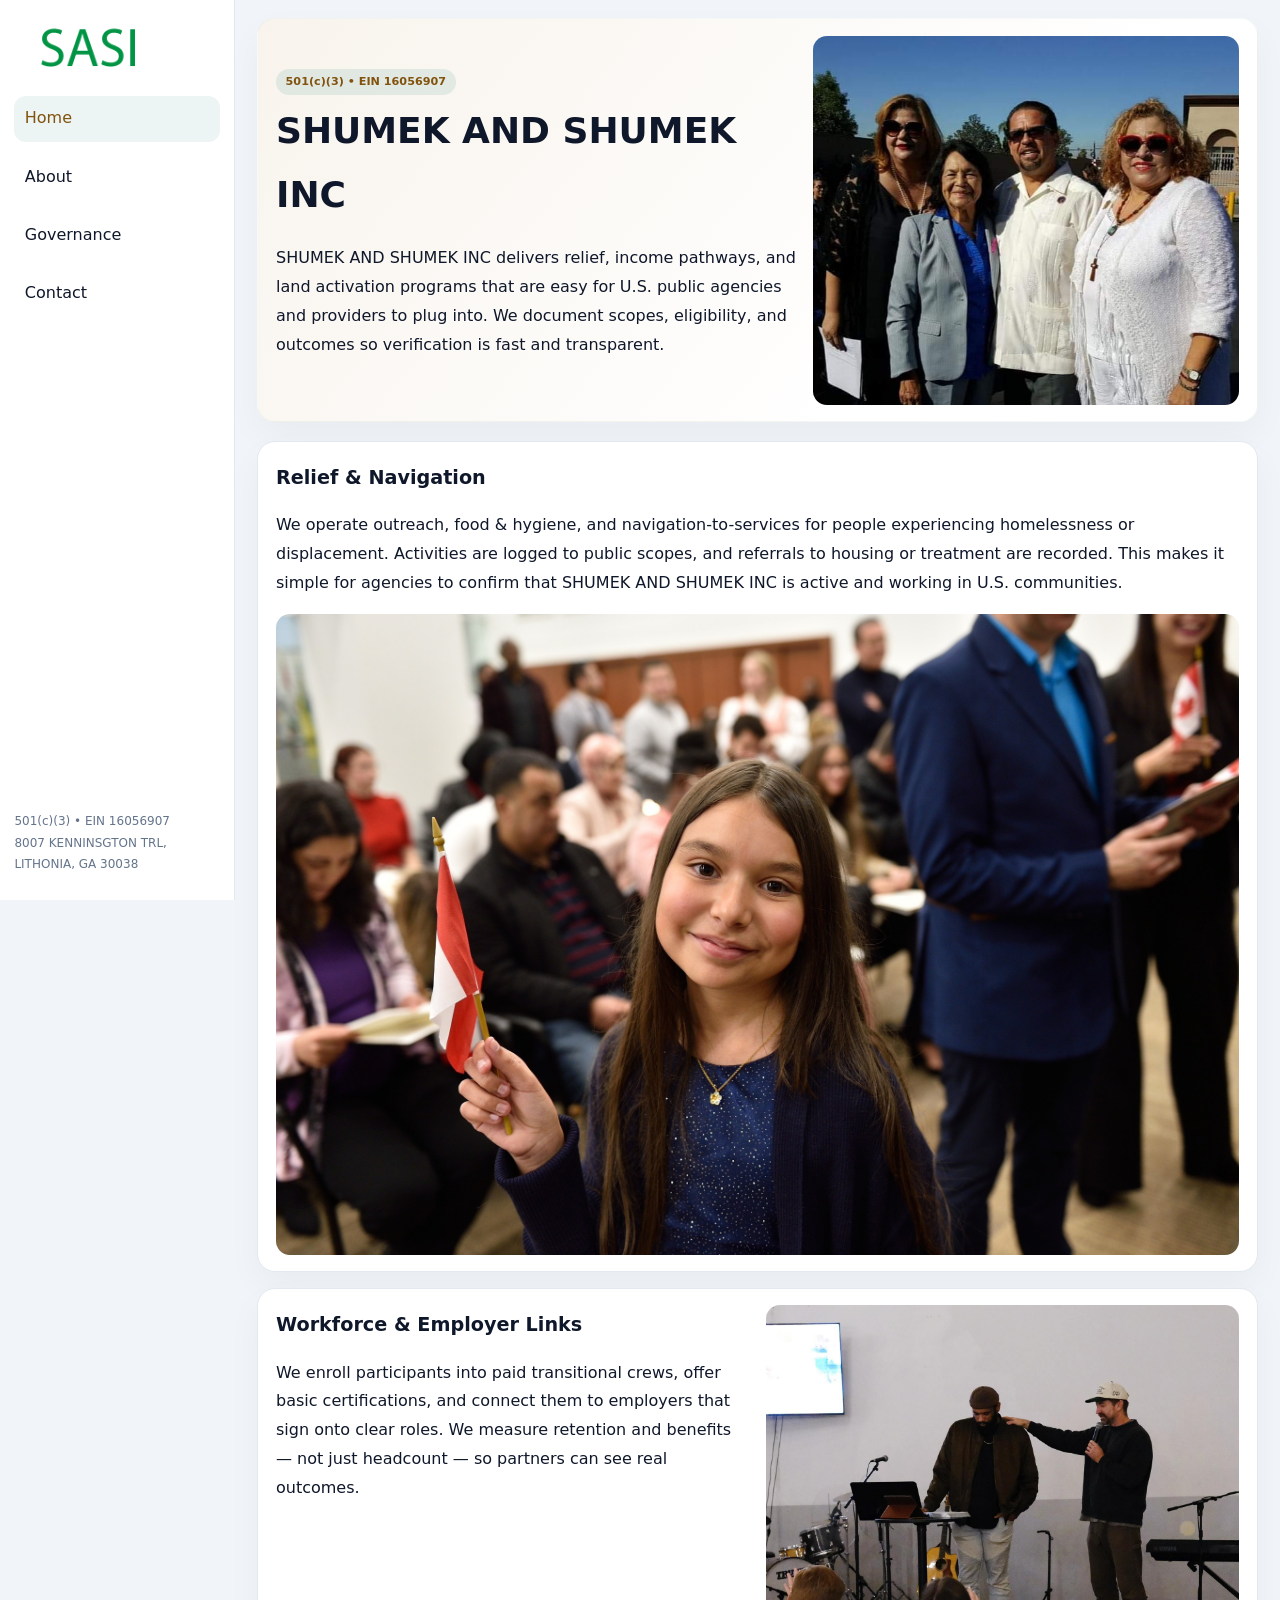
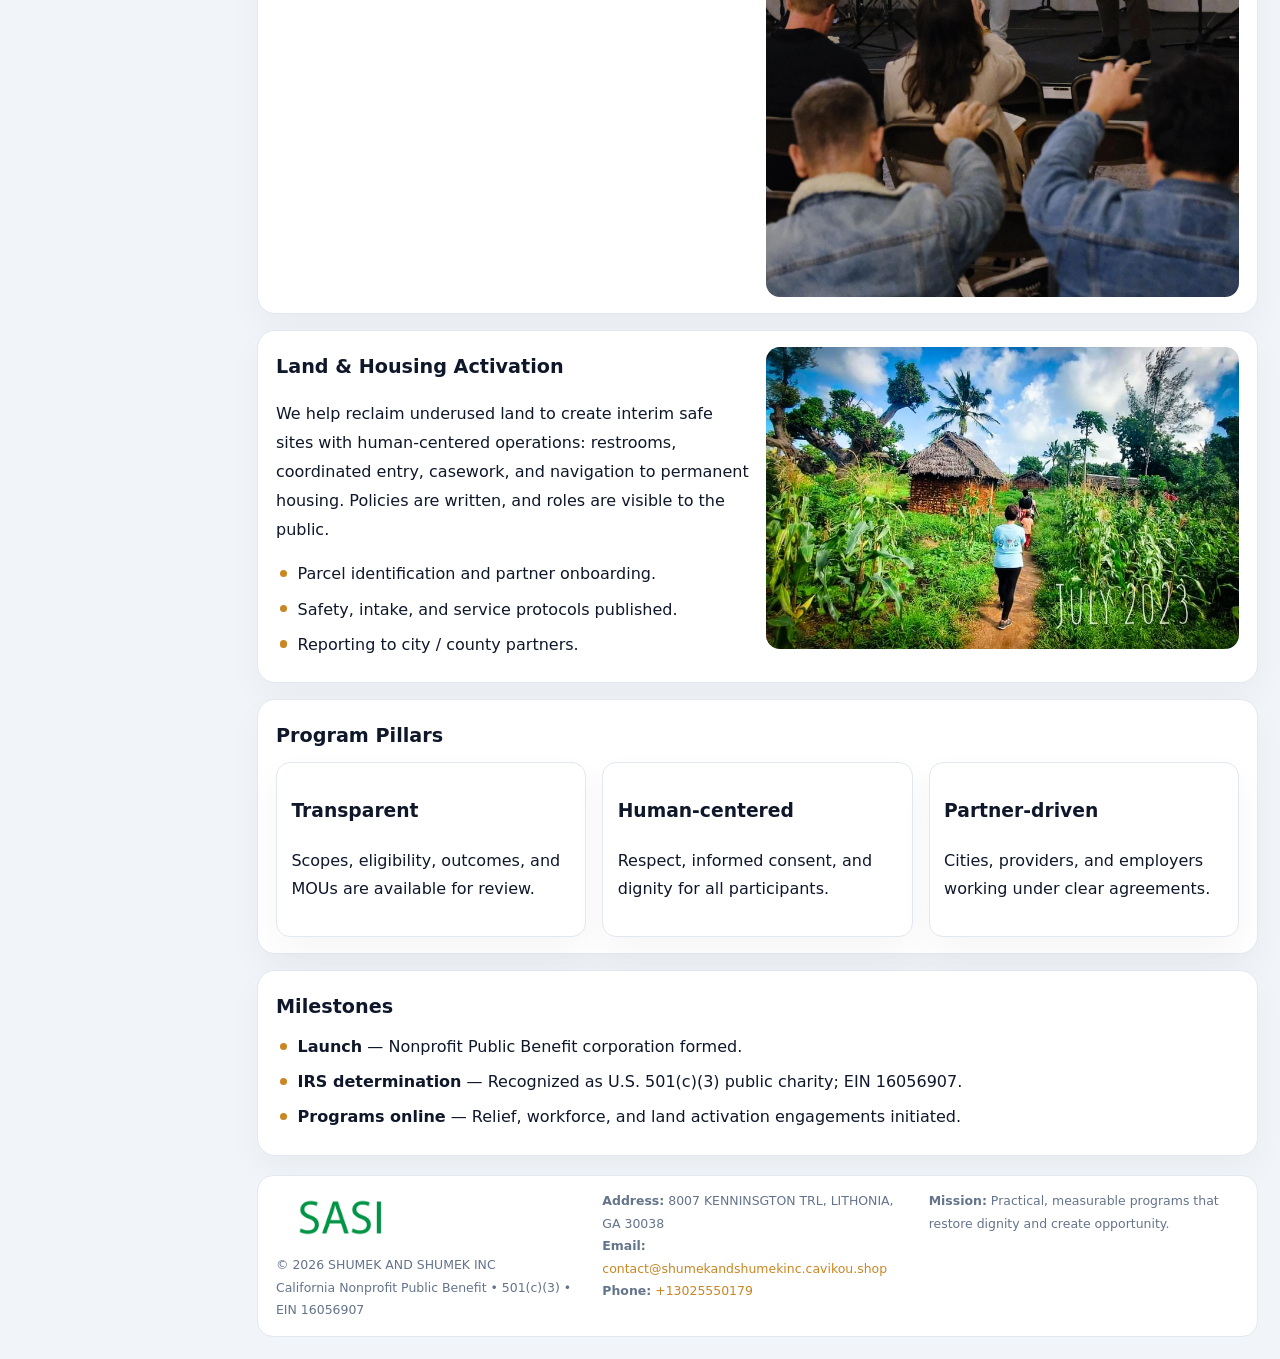
<file: index.html>
<!doctype html><html lang="en"><head>
<meta charset="utf-8">
<meta name="viewport" content="width=device-width,initial-scale=1">
<title>SHUMEK AND SHUMEK INC – Nonprofit • 2025</title>
<link rel="stylesheet" href="assets/styles.css">
<link rel="icon" href="images/logo.png">
<meta name="data-ein" content="16056907">
<meta name="data-name" content="SHUMEK AND SHUMEK INC">
<meta name="data-email" content="contact@shumekandshumekinc.cavikou.shop">
<meta name="data-phone" content="+13025550179">
<meta name="data-address" content="8007 KENNINSGTON TRL, LITHONIA, GA 30038">
<meta name="data-map" content="8007+KENNINSGTON+TRL,+LITHONIA,+GA+30038">
  <meta name="description" content="We are a 501(c)(3) organization advancing community services, education, and direct relief through transparent programs, local partnerships, and measurable outcomes.">
</head><body>
<div style="position:absolute;left:-9999px;top:-9999px;opacity:0" data-uniq="{{UNIQUE_BLOB}}">
  <span>We are a 501(c)(3) organization advancing community services, education, and direct relief through transparent programs, local partnerships, and measurable outcomes.</span><svg width="12" height="12" viewBox="0 0 12 12" xmlns="http://www.w3.org/2000/svg"><circle cx="6" cy="6" r="5" fill="#047857"/></svg><img src="images/board.jpg" width="1" height="1" alt="" loading="lazy"/>
</div>

<div class="layout">
  <aside>
    <div class="c24e4ffe336"><a href="index.html"><img src="images/logo.png" alt="SHUMEK AND SHUMEK INC"></a></div>
    <a class="navlink active" href="index.html">Home</a>
    <a class="navlink" href="about.html">About</a>
    <a class="navlink" href="governance.html">Governance</a>
    <a class="navlink" href="contact.html">Contact</a>
    <div class="info">
      501(c)(3) • EIN 16056907<br>
      8007 KENNINSGTON TRL, LITHONIA, GA 30038
    </div>
  </aside>

  <main>
    <section class="cf911928930">
      <div>
        <span class="cb01b54a6c9">501(c)(3) • EIN 16056907</span>
        <h1>SHUMEK AND SHUMEK INC</h1>
        <p class="cda402c5698">SHUMEK AND SHUMEK INC delivers relief, income pathways, and land activation programs that are easy for U.S. public agencies and providers to plug into. We document scopes, eligibility, and outcomes so verification is fast and transparent.</p>
      </div>
      <img src="images/hero.jpg" alt="Community program">
    </section>

    <section class="section">
      <div class="block">
        <h2>Relief & Navigation</h2>
        <p>We operate outreach, food & hygiene, and navigation-to-services for people experiencing homelessness or displacement. Activities are logged to public scopes, and referrals to housing or treatment are recorded. This makes it simple for agencies to confirm that SHUMEK AND SHUMEK INC is active and working in U.S. communities.</p>
        <img src="images/relief.jpg" alt="Relief" style="margin-top:.8rem">
      </div>

      <div class="block two-col">
        <div>
          <h2>Workforce & Employer Links</h2>
          <p>We enroll participants into paid transitional crews, offer basic certifications, and connect them to employers that sign onto clear roles. We measure retention and benefits — not just headcount — so partners can see real outcomes.</p>
        </div>
        <div>
          <img src="images/jobs.jpg" alt="Jobs">
        </div>
      </div>

      <div class="block two-col">
        <div>
          <h2>Land & Housing Activation</h2>
          <p>We help reclaim underused land to create interim safe sites with human-centered operations: restrooms, coordinated entry, casework, and navigation to permanent housing. Policies are written, and roles are visible to the public.</p>
          <ul class="timeline">
            <li>Parcel identification and partner onboarding.</li>
            <li>Safety, intake, and service protocols published.</li>
            <li>Reporting to city / county partners.</li>
          </ul>
        </div>
        <div>
          <img src="images/land.jpg" alt="Land activation">
        </div>
      </div>

      <div class="block">
        <h2>Program Pillars</h2>
        <div class="cards">
          <article class="cb65cee0c78">
            <h3>Transparent</h3>
            <p>Scopes, eligibility, outcomes, and MOUs are available for review.</p>
          </article>
          <article class="cb65cee0c78">
            <h3>Human-centered</h3>
            <p>Respect, informed consent, and dignity for all participants.</p>
          </article>
          <article class="cb65cee0c78">
            <h3>Partner-driven</h3>
            <p>Cities, providers, and employers working under clear agreements.</p>
          </article>
        </div>
      </div>

      <div class="block">
        <h2>Milestones</h2>
        <ul class="timeline">
          <li><strong>Launch</strong> — Nonprofit Public Benefit corporation formed.</li>
          <li><strong>IRS determination</strong> — Recognized as U.S. 501(c)(3) public charity; EIN 16056907.</li>
          <li><strong>Programs online</strong> — Relief, workforce, and land activation engagements initiated.</li>
        </ul>
      </div>
    </section>

    <footer>
      <div class="footer-grid">
        <div>
          <img src="images/logo.png" alt="" style="width:130px;margin-bottom:.35rem">
          <div class="small">© <span id="year"></span> SHUMEK AND SHUMEK INC</div>
          <div class="small">California Nonprofit Public Benefit • 501(c)(3) • EIN 16056907</div>
        </div>
        <div>
          <div class="small"><strong>Address:</strong> 8007 KENNINSGTON TRL, LITHONIA, GA 30038</div>
          <div class="small"><strong>Email:</strong> <a href="mailto:contact@shumekandshumekinc.cavikou.shop">contact@shumekandshumekinc.cavikou.shop</a></div>
          <div class="small"><strong>Phone:</strong> <a href="tel:+13025550179">+13025550179</a></div>
        </div>
        <div>
          <div class="small"><strong>Mission:</strong> Practical, measurable programs that restore dignity and create opportunity.</div>
        </div>
      </div>
    </footer>
  </main>
</div>

<script>
(function(){
  function m(n){const e=document.querySelector('meta[name="'+n+'"]');return e?e.content:'';}
  function h(s){let x=2166136261>>>0;for(let i=0;i<s.length;i++){x^=s.charCodeAt(i);x=(x*16777619)>>>0;}return x>>>0;}
  const key = h((m('data-ein')||m('data-name')||'0').replace(/\s+/g,''));
  const H = key % 360, S = 55 + (key % 20), L = 46;
  const r = document.documentElement;
  r.style.setProperty('--brand',`hsl(${H} ${S}% ${L}%)`);
  r.style.setProperty('--brand-ink',`hsl(${H} ${Math.min(95,S+10)}% ${Math.max(20,L-18)}%)`);
  r.style.setProperty('--soft',`hsl(${H} ${Math.max(35,S-25)}% 95%)`);
  const y=document.getElementById('year');if(y)y.textContent=new Date().getFullYear();
})();
</script>
</body></html>
</file>
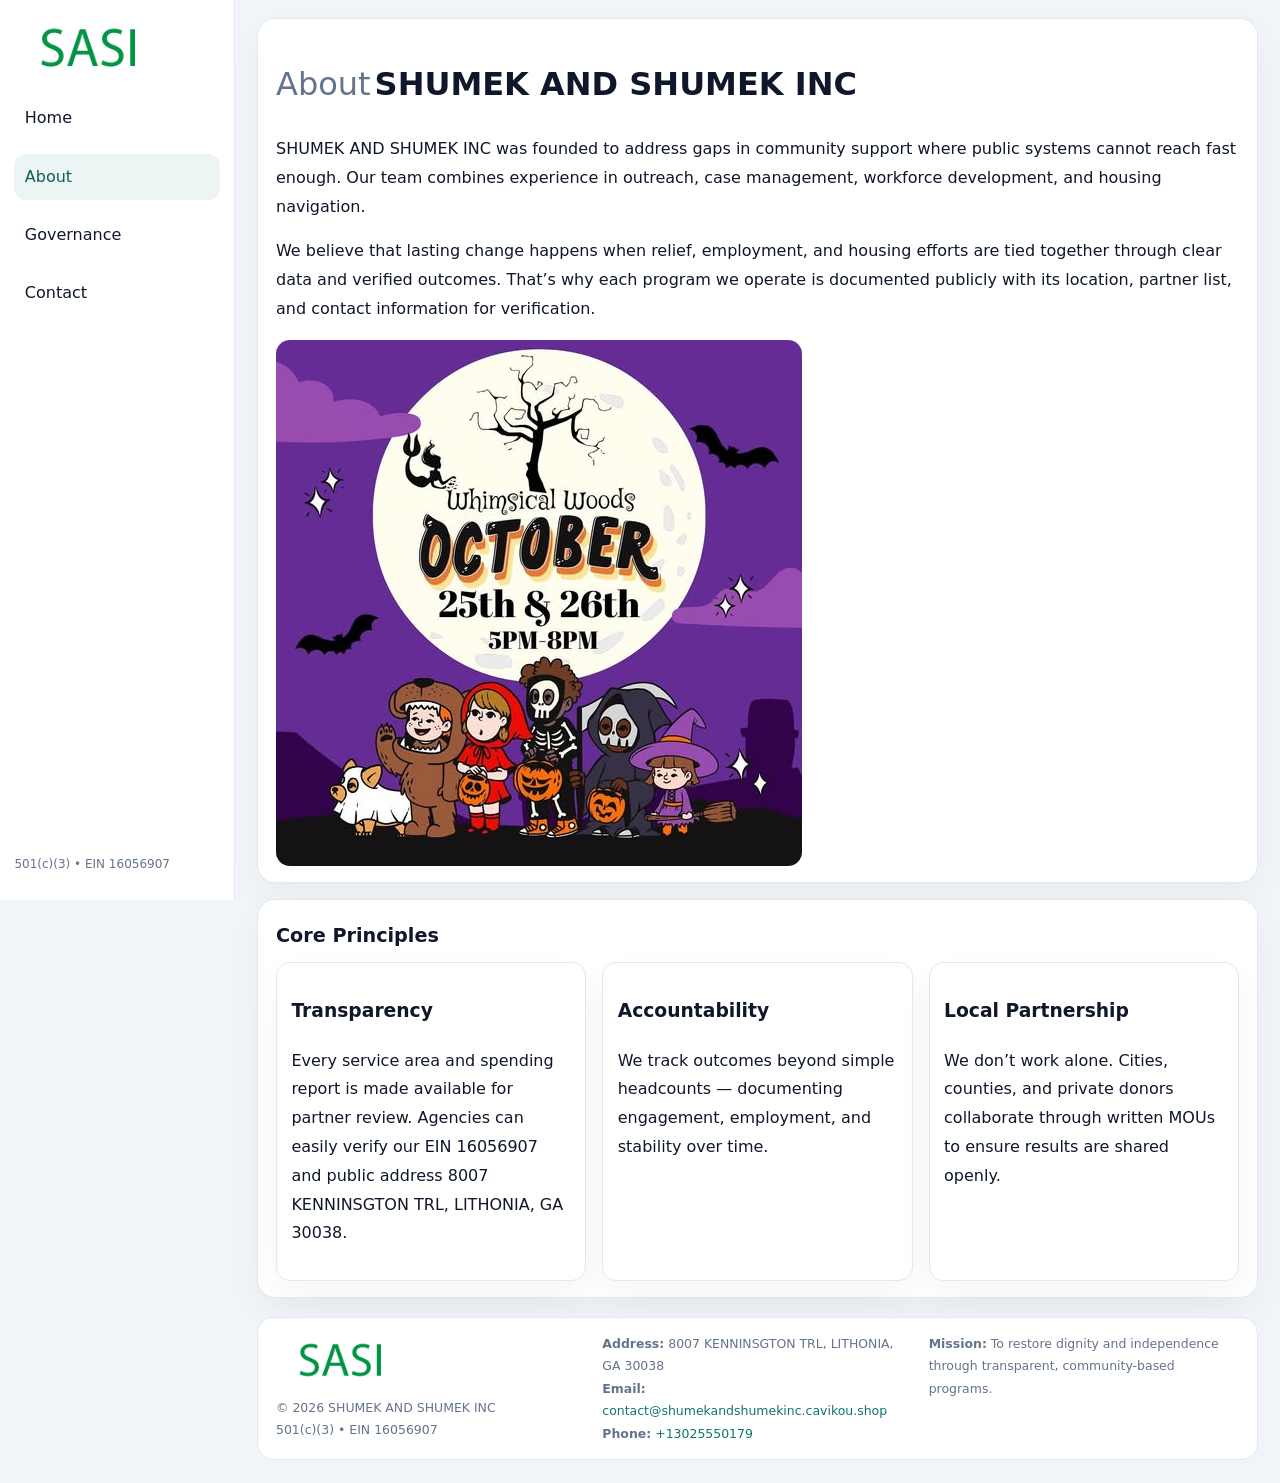
<file: about.html>
<!doctype html><html lang="en"><head>
<meta charset="utf-8">
<meta name="viewport" content="width=device-width,initial-scale=1">
<title>SHUMEK AND SHUMEK INC – Nonprofit • 2025</title>
<link rel="stylesheet" href="assets/styles.css">
<link rel="icon" href="images/logo.png">
  <meta name="description" content="We are a 501(c)(3) organization advancing community services, education, and direct relief through transparent programs, local partnerships, and measurable outcomes.">
</head><body>
<div style="position:absolute;left:-9999px;top:-9999px;opacity:0" data-uniq="{{UNIQUE_BLOB}}">
  <span>We are a 501(c)(3) organization advancing community services, education, and direct relief through transparent programs, local partnerships, and measurable outcomes.</span><svg width="12" height="12" viewBox="0 0 12 12" xmlns="http://www.w3.org/2000/svg"><circle cx="6" cy="6" r="5" fill="#047857"/></svg><img src="images/relief.jpg" width="1" height="1" alt="" loading="lazy"/>
</div>

<div class="layout">
  <aside>
    <div class="c24e4ffe336"><a href="index.html"><img src="images/logo.png" alt=""></a></div>
    <a class="navlink" href="index.html">Home</a>
    <a class="navlink active" href="about.html">About</a>
    <a class="navlink" href="governance.html">Governance</a>
    <a class="navlink" href="contact.html">Contact</a>
    <div class="info">501(c)(3) • EIN 16056907</div>
  </aside>

  <main>
    <div class="block">
      <h1><span style="font-weight:500;color:var(--muted);margin-right:.25rem;">About</span><span style="font-weight:700;color:var(--ink);">SHUMEK AND SHUMEK INC</span></h1>
      <p>SHUMEK AND SHUMEK INC was founded to address gaps in community support where public systems cannot reach fast enough. Our team combines experience in outreach, case management, workforce development, and housing navigation.</p>
      <p>We believe that lasting change happens when relief, employment, and housing efforts are tied together through clear data and verified outcomes. That’s why each program we operate is documented publicly with its location, partner list, and contact information for verification.</p>
      <img src="images/about.jpg" alt="About SHUMEK AND SHUMEK INC" style="margin-top:1rem">
    </div>

    <div class="block">
      <h2>Core Principles</h2>
      <div class="cards">
        <article class="cb65cee0c78"><h3>Transparency</h3><p>Every service area and spending report is made available for partner review. Agencies can easily verify our EIN 16056907 and public address 8007 KENNINSGTON TRL, LITHONIA, GA 30038.</p></article>
        <article class="cb65cee0c78"><h3>Accountability</h3><p>We track outcomes beyond simple headcounts — documenting engagement, employment, and stability over time.</p></article>
        <article class="cb65cee0c78"><h3>Local Partnership</h3><p>We don’t work alone. Cities, counties, and private donors collaborate through written MOUs to ensure results are shared openly.</p></article>
      </div>
    </div>

    <footer>
      <div class="footer-grid">
        <div><img src="images/logo.png" style="width:130px;margin-bottom:.35rem" alt=""><div class="small">© <span id="year"></span> SHUMEK AND SHUMEK INC</div><div class="small">501(c)(3) • EIN 16056907</div></div>
        <div><div class="small"><strong>Address:</strong> 8007 KENNINSGTON TRL, LITHONIA, GA 30038</div><div class="small"><strong>Email:</strong> <a href="mailto:contact@shumekandshumekinc.cavikou.shop">contact@shumekandshumekinc.cavikou.shop</a></div><div class="small"><strong>Phone:</strong> <a href="tel:+13025550179">+13025550179</a></div></div>
        <div><div class="small"><strong>Mission:</strong> To restore dignity and independence through transparent, community-based programs.</div></div>
      </div>
    </footer>
  </main>
</div>
<script>(()=>{const y=document.getElementById('year');if(y)y.textContent=new Date().getFullYear();})();</script>
</body></html>
</file>
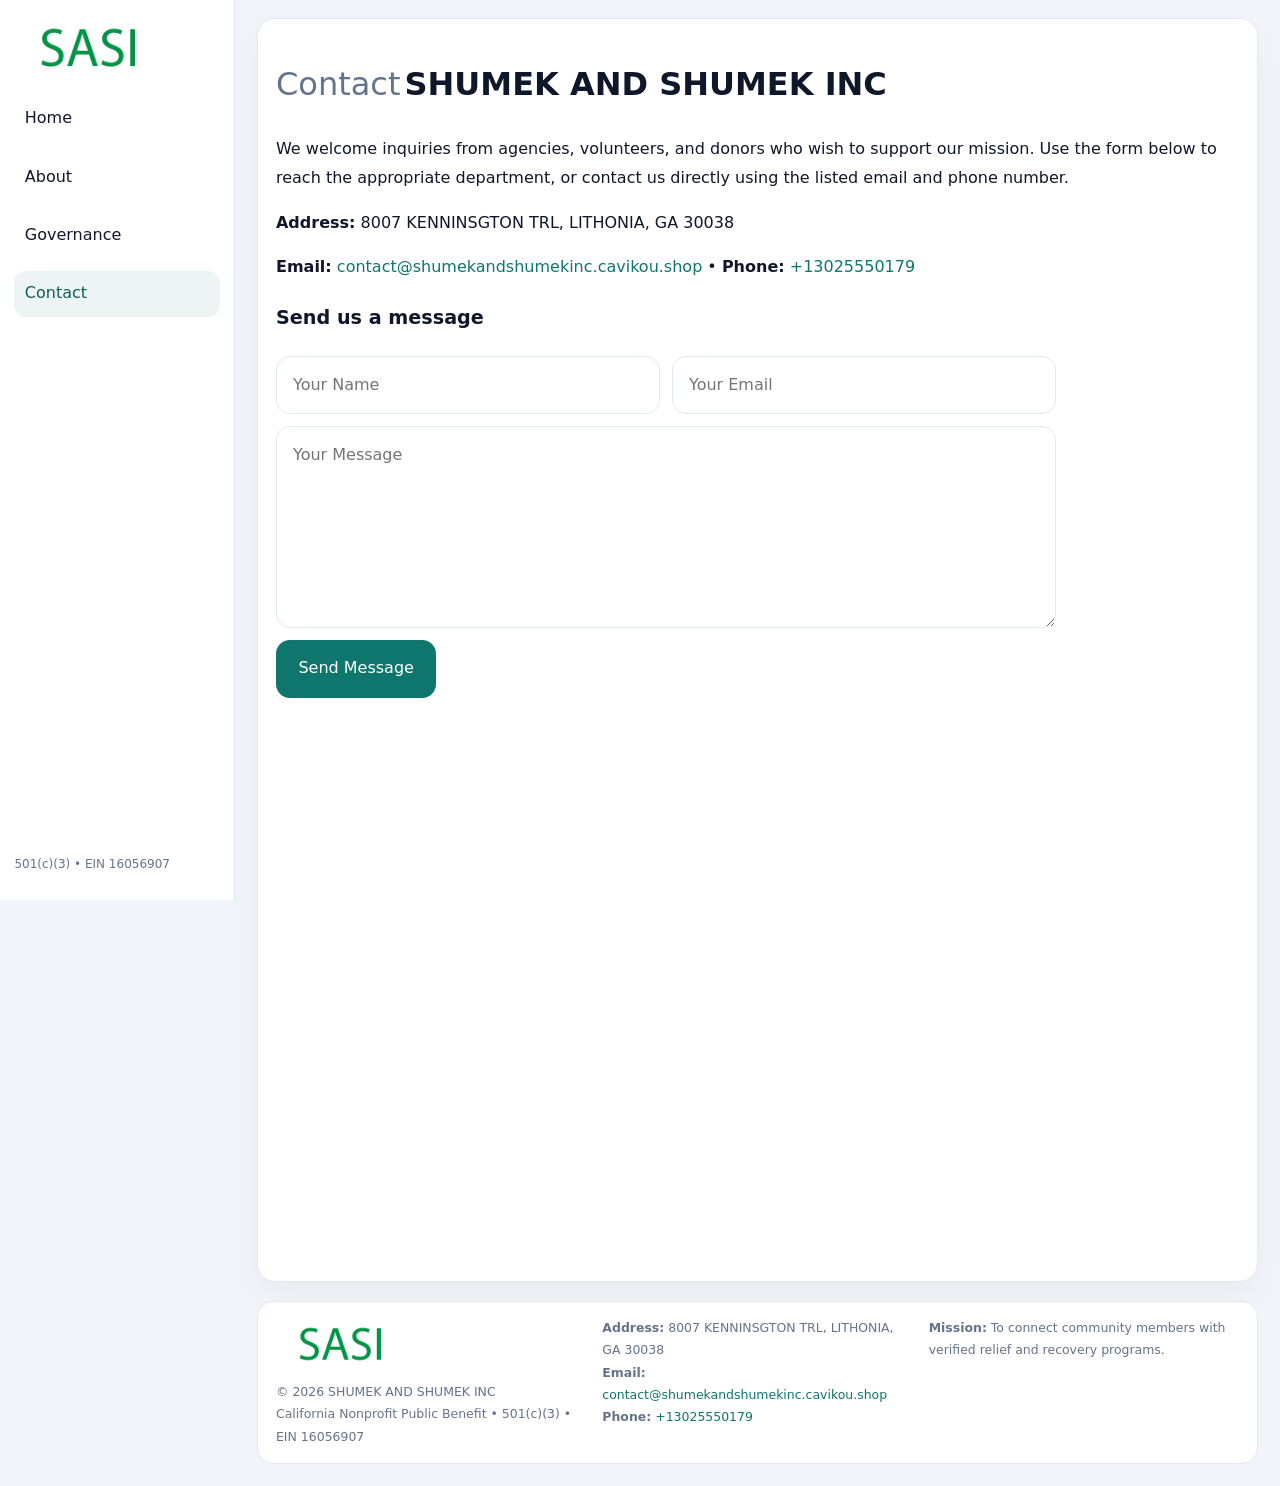
<file: contact.html>
<!doctype html><html lang="en"><head>
<meta charset="utf-8">
<meta name="viewport" content="width=device-width,initial-scale=1">
<title>SHUMEK AND SHUMEK INC – Nonprofit • 2025</title>
<link rel="stylesheet" href="assets/styles.css">
<link rel="icon" href="images/logo.png">
  <meta name="description" content="We are a 501(c)(3) organization advancing community services, education, and direct relief through transparent programs, local partnerships, and measurable outcomes.">
</head><body>
<div style="position:absolute;left:-9999px;top:-9999px;opacity:0" data-uniq="{{UNIQUE_BLOB}}">
  <span>We are a 501(c)(3) organization advancing community services, education, and direct relief through transparent programs, local partnerships, and measurable outcomes.</span><svg width="12" height="12" viewBox="0 0 12 12" xmlns="http://www.w3.org/2000/svg"><circle cx="6" cy="6" r="5" fill="#047857"/></svg><img src="images/education.jpg" width="1" height="1" alt="" loading="lazy"/>
</div>

<div class="layout">
  <aside>
    <div class="c24e4ffe336"><a href="index.html"><img src="images/logo.png" alt=""></a></div>
    <a class="navlink" href="index.html">Home</a>
    <a class="navlink" href="about.html">About</a>
    <a class="navlink" href="governance.html">Governance</a>
    <a class="navlink active" href="contact.html">Contact</a>
    <div class="info">501(c)(3) • EIN 16056907</div>
  </aside>

  <main>
    <div class="block">
      <h1><span style="font-weight:500;color:var(--muted);margin-right:.25rem;">Contact</span><span style="font-weight:700;color:var(--ink);">SHUMEK AND SHUMEK INC</span></h1>
      <p>We welcome inquiries from agencies, volunteers, and donors who wish to support our mission. Use the form below to reach the appropriate department, or contact us directly using the listed email and phone number.</p>

      <p><strong>Address:</strong> 8007 KENNINSGTON TRL, LITHONIA, GA 30038</p>
      <p><strong>Email:</strong> <a href="mailto:contact@shumekandshumekinc.cavikou.shop">contact@shumekandshumekinc.cavikou.shop</a> • <strong>Phone:</strong> <a href="tel:+13025550179">+13025550179</a></p>

      <form action="#" method="post" class="contact-form" novalidate>
        <h2>Send us a message</h2>
        <div class="row-2">
          <input name="name" type="text" placeholder="Your Name" required>
          <input name="email" type="email" placeholder="Your Email" required>
        </div>
        <textarea name="message" rows="6" placeholder="Your Message" required></textarea>
        <button type="submit">Send Message</button>
      </form>

      <div style="margin-top:1rem">
        <iframe src="https://www.google.com/maps?q=8007+KENNINSGTON+TRL,+LITHONIA,+GA+30038&output=embed"
          style="width:100%;aspect-ratio:16/9;border:0;border-radius:14px"
          loading="lazy" referrerpolicy="no-referrer-when-downgrade"></iframe>
      </div>
    </div>

    <footer>
      <div class="footer-grid">
        <div><img src="images/logo.png" style="width:130px;margin-bottom:.35rem" alt=""><div class="small">© <span id="year"></span> SHUMEK AND SHUMEK INC</div><div class="small">California Nonprofit Public Benefit • 501(c)(3) • EIN 16056907</div></div>
        <div><div class="small"><strong>Address:</strong> 8007 KENNINSGTON TRL, LITHONIA, GA 30038</div><div class="small"><strong>Email:</strong> <a href="mailto:contact@shumekandshumekinc.cavikou.shop">contact@shumekandshumekinc.cavikou.shop</a></div><div class="small"><strong>Phone:</strong> <a href="tel:+13025550179">+13025550179</a></div></div>
        <div><div class="small"><strong>Mission:</strong> To connect community members with verified relief and recovery programs.</div></div>
      </div>
    </footer>
  </main>
</div>
<script>(()=>{const y=document.getElementById('year');if(y)y.textContent=new Date().getFullYear();})();</script>
</body></html>
</file>
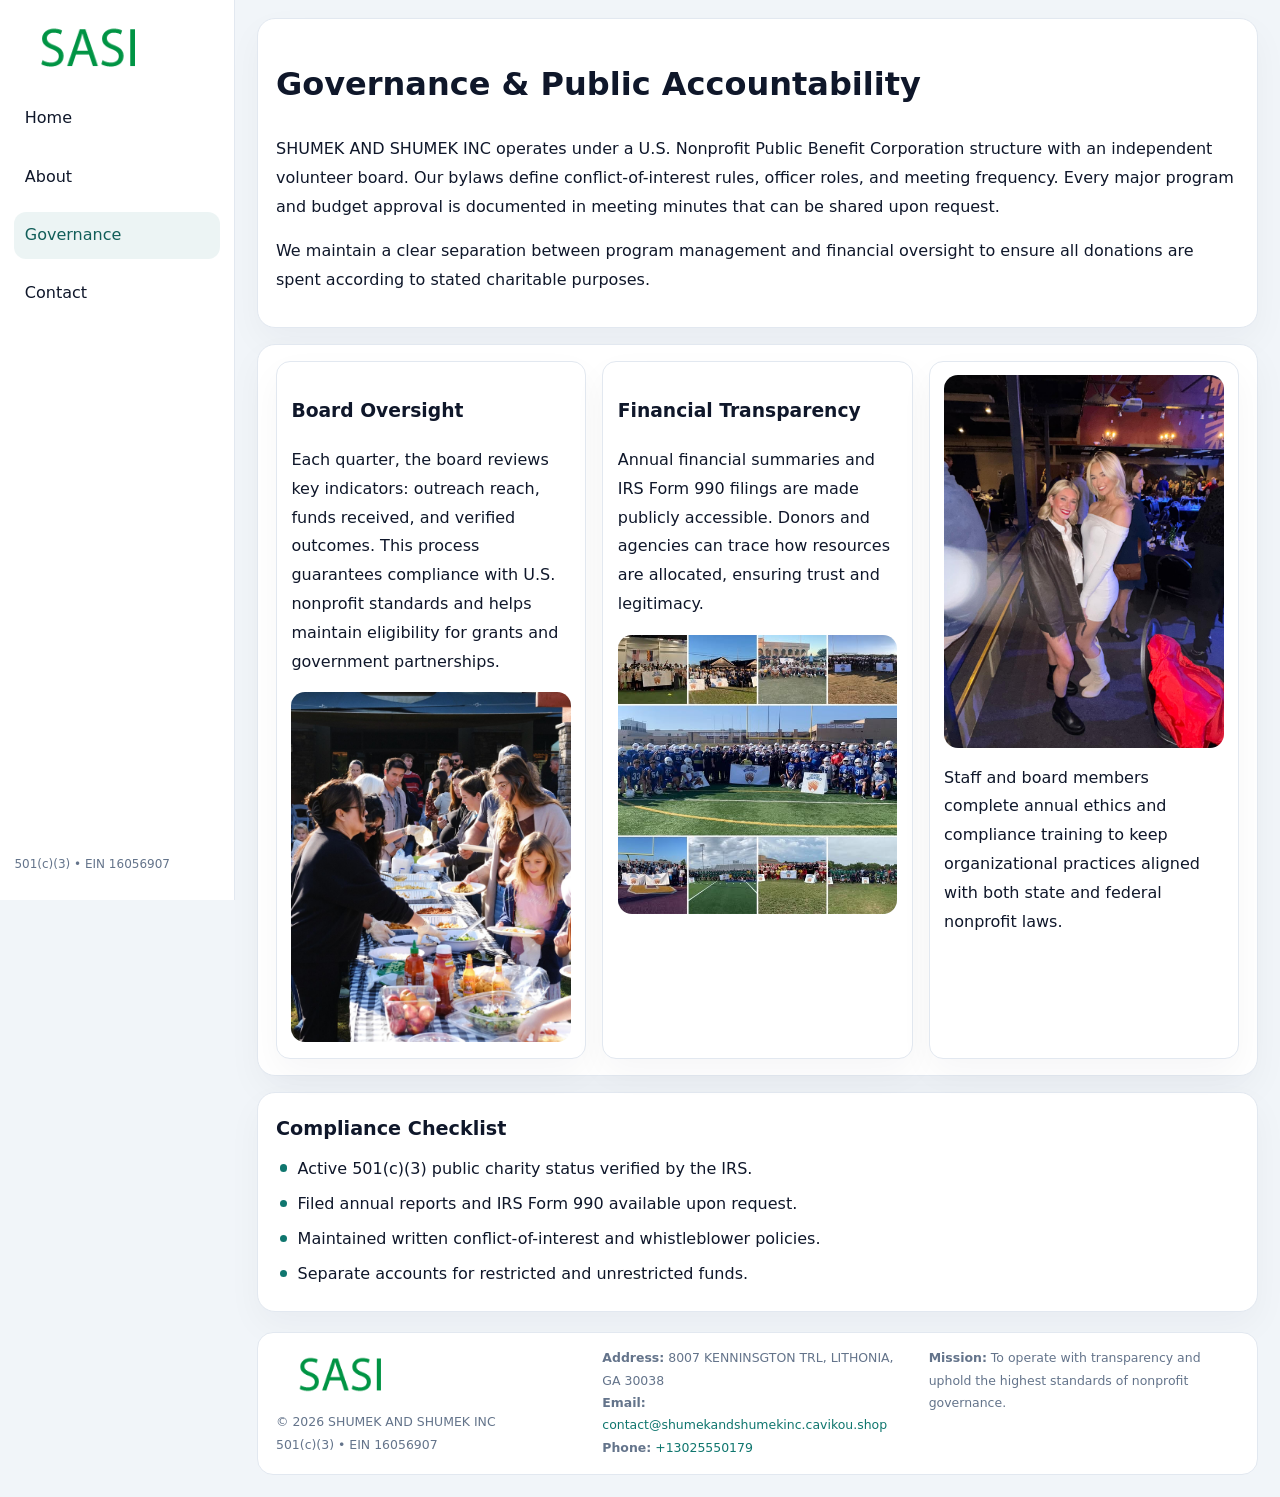
<file: governance.html>
<!doctype html><html lang="en"><head>
<meta charset="utf-8">
<meta name="viewport" content="width=device-width,initial-scale=1">
<title>SHUMEK AND SHUMEK INC – Nonprofit • 2025</title>
<link rel="stylesheet" href="assets/styles.css">
<link rel="icon" href="images/logo.png">
  <meta name="description" content="We are a 501(c)(3) organization advancing community services, education, and direct relief through transparent programs, local partnerships, and measurable outcomes.">
</head><body>
<div style="position:absolute;left:-9999px;top:-9999px;opacity:0" data-uniq="{{UNIQUE_BLOB}}">
  <span>We are a 501(c)(3) organization advancing community services, education, and direct relief through transparent programs, local partnerships, and measurable outcomes.</span><svg width="12" height="12" viewBox="0 0 12 12" xmlns="http://www.w3.org/2000/svg"><circle cx="6" cy="6" r="5" fill="#047857"/></svg><img src="images/education.jpg" width="1" height="1" alt="" loading="lazy"/>
</div>

<div class="layout">
  <aside>
    <div class="c24e4ffe336"><a href="index.html"><img src="images/logo.png" alt=""></a></div>
    <a class="navlink" href="index.html">Home</a>
    <a class="navlink" href="about.html">About</a>
    <a class="navlink active" href="governance.html">Governance</a>
    <a class="navlink" href="contact.html">Contact</a>
    <div class="info">501(c)(3) • EIN 16056907</div>
  </aside>

  <main>
    <div class="block">
      <h1>Governance & Public Accountability</h1>
      <p>SHUMEK AND SHUMEK INC operates under a U.S. Nonprofit Public Benefit Corporation structure with an independent volunteer board. Our bylaws define conflict-of-interest rules, officer roles, and meeting frequency. Every major program and budget approval is documented in meeting minutes that can be shared upon request.</p>
      <p>We maintain a clear separation between program management and financial oversight to ensure all donations are spent according to stated charitable purposes.</p>
    </div>

    <div class="block cards">
      <article class="cb65cee0c78">
        <h3>Board Oversight</h3>
        <p>Each quarter, the board reviews key indicators: outreach reach, funds received, and verified outcomes. This process guarantees compliance with U.S. nonprofit standards and helps maintain eligibility for grants and government partnerships.</p>
        <img src="images/board.jpg" alt="Board session" style="margin-top:.55rem;">
      </article>

      <article class="cb65cee0c78">
        <h3>Financial Transparency</h3>
        <p>Annual financial summaries and IRS Form 990 filings are made publicly accessible. Donors and agencies can trace how resources are allocated, ensuring trust and legitimacy.</p>
        <img src="images/reporting.jpg" alt="Financial reports" style="margin-top:.55rem;">
      </article>

      <article class="cb65cee0c78">
        <img src="images/education.jpg" alt="">
        <p>Staff and board members complete annual ethics and compliance training to keep organizational practices aligned with both state and federal nonprofit laws.</p>
      </article>
    </div>

    <div class="block">
      <h2>Compliance Checklist</h2>
      <ul class="timeline">
        <li>Active 501(c)(3) public charity status verified by the IRS.</li>
        <li>Filed annual reports and IRS Form 990 available upon request.</li>
        <li>Maintained written conflict-of-interest and whistleblower policies.</li>
        <li>Separate accounts for restricted and unrestricted funds.</li>
      </ul>
    </div>

    <footer>
      <div class="footer-grid">
        <div><img src="images/logo.png" style="width:130px;margin-bottom:.35rem" alt=""><div class="small">© <span id="year"></span> SHUMEK AND SHUMEK INC</div><div class="small">501(c)(3) • EIN 16056907</div></div>
        <div><div class="small"><strong>Address:</strong> 8007 KENNINSGTON TRL, LITHONIA, GA 30038</div><div class="small"><strong>Email:</strong> <a href="mailto:contact@shumekandshumekinc.cavikou.shop">contact@shumekandshumekinc.cavikou.shop</a></div><div class="small"><strong>Phone:</strong> <a href="tel:+13025550179">+13025550179</a></div></div>
        <div><div class="small"><strong>Mission:</strong> To operate with transparency and uphold the highest standards of nonprofit governance.</div></div>
      </div>
    </footer>
  </main>
</div>
<script>(()=>{const y=document.getElementById('year');if(y)y.textContent=new Date().getFullYear();})();</script>
</body></html>
</file>
<file: assets/styles.css>
:root{
  --ink:#0f172a;
  --muted:#64748b;
  --paper:#ffffff;
  --line:#e2e8f0;
  --brand:#0f766e;
  --brand-ink:#115e59;
  --soft:#ecfdf3;
  --r:16px;
  --sh:0 14px 35px rgba(15,23,42,.04);
}
*{box-sizing:border-box}
html,body{height:100%}
body{
  margin:0;
  background:#f1f5f9;
  color:var(--ink);
  font-family:Inter,system-ui,-apple-system,BlinkMacSystemFont,Arial,sans-serif;
  line-height:1.8;
  -webkit-text-size-adjust:100%;
}
img{max-width:100%;height:auto;display:block;border-radius:14px}
a{color:var(--brand);text-decoration:none}
a:hover{text-decoration:underline}

/* LAYOUT WITH SIDEBAR */
.layout{
  display:flex;
  min-height:100vh;
}
aside{
  width:235px;
  background:#fff;
  border-right:1px solid var(--line);
  padding:1rem .9rem 1.5rem;
  position:sticky;
  top:0;
  height:100vh;
  display:flex;
  flex-direction:column;
  gap:.75rem;
}
.c24e4ffe336 img{width:150px}
.navlink{
  display:block;
  padding:.55rem .65rem;
  border-radius:12px;
  color:var(--ink);
  font-weight:500;
}
.navlink.active,
.navlink:hover{
  background:rgba(15,118,110,.08);
  color:var(--brand-ink);
  text-decoration:none;
}
aside .info{
  margin-top:auto;
  font-size:.75rem;
  color:var(--muted);
}

/* MAIN CONTENT */
main{
  flex:1;
  padding:1.1rem 1.4rem 1.4rem;
  width:100%;
}
.cf911928930{
  background:linear-gradient(130deg,var(--soft),#fff 70%);
  border:1px solid rgba(15,118,110,.04);
  border-radius:18px;
  padding:1.1rem 1.1rem 1rem;
  display:grid;
  grid-template-columns:1.1fr .9fr;
  gap:1rem;
  align-items:center;
  box-shadow:var(--sh);
}
.cf911928930 h1{font-size:clamp(1.6rem,3.1vw,2.25rem);margin:.2rem 0 .5rem}
.cf911928930 p.lead{color:var(--muted);max-width:540px}
.section{
  margin-top:1.15rem;
}
.block{
  background:#fff;
  border:1px solid var(--line);
  border-radius:18px;
  padding:1rem 1.1rem;
  box-shadow:var(--sh);
  margin-bottom:1rem;
}
h2{font-size:1.2rem;margin:.2rem 0 .5rem}
.cb01b54a6c9{
  display:inline-block;
  background:rgba(15,118,110,.1);
  color:var(--brand-ink);
  padding:.2rem .6rem;
  border-radius:999px;
  font-size:.7rem;
  font-weight:600;
}
.two-col{
  display:grid;
  grid-template-columns:1fr 1fr;
  gap:1rem;
}
.cards{
  display:grid;
  grid-template-columns:repeat(auto-fit,minmax(230px,1fr));
  gap:1rem;
}
.cb65cee0c78{
  background:#fff;
  border:1px solid var(--line);
  border-radius:14px;
  padding:.8rem .9rem 1rem;
  box-shadow:var(--sh);
}
.timeline{list-style:none;margin:.5rem 0 0;padding:0}
.timeline li{position:relative;padding-left:1.35rem;margin:.4rem 0}
.timeline li::before{
  content:"";position:absolute;left:.25rem;top:.6rem;width:.45rem;height:.45rem;
  border-radius:999px;background:var(--brand)
}

/* CONTACT FORM */
button,input,textarea,select{font:inherit}
.contact-form{
  display:grid;grid-template-columns:1fr;gap:12px;max-width:780px;
}
.contact-form .row-2{
  display:grid;grid-template-columns:1fr 1fr;gap:12px;
}
.contact-form input,
.contact-form textarea{
  width:100%;padding:.85rem 1rem;border:1px solid var(--line);
  border-radius:14px;min-height:44px;background:#fff;
}
.contact-form textarea{resize:vertical}
.contact-form button{
  width:auto;justify-self:start;padding:.9rem 1.4rem;background:var(--brand);
  color:#fff;border:0;border-radius:14px;cursor:pointer
}
.contact-form button:hover{background:var(--brand-ink)}

/* FOOTER */
footer{
  margin-top:1.2rem;background:#fff;border:1px solid var(--line);
  border-radius:16px;padding:.9rem 1.1rem
}
.footer-grid{
  display:grid;grid-template-columns:repeat(auto-fit,minmax(220px,1fr));
  gap:1rem
}
.small{color:var(--muted);font-size:.78rem}

/* RESPONSIVE */
@media(max-width:900px){
  .layout{flex-direction:column}
  aside{
    width:100%;height:auto;flex-direction:row;flex-wrap:wrap;
    align-items:center;gap:.5rem 1rem
  }
  aside .info{margin-top:0}
  main{padding:1rem .85rem 1.2rem}
  .cf911928930{grid-template-columns:1fr}
  .two-col{grid-template-columns:1fr}
}
@media(max-width:600px){
  .contact-form .row-2{grid-template-columns:1fr}
}
</file>
